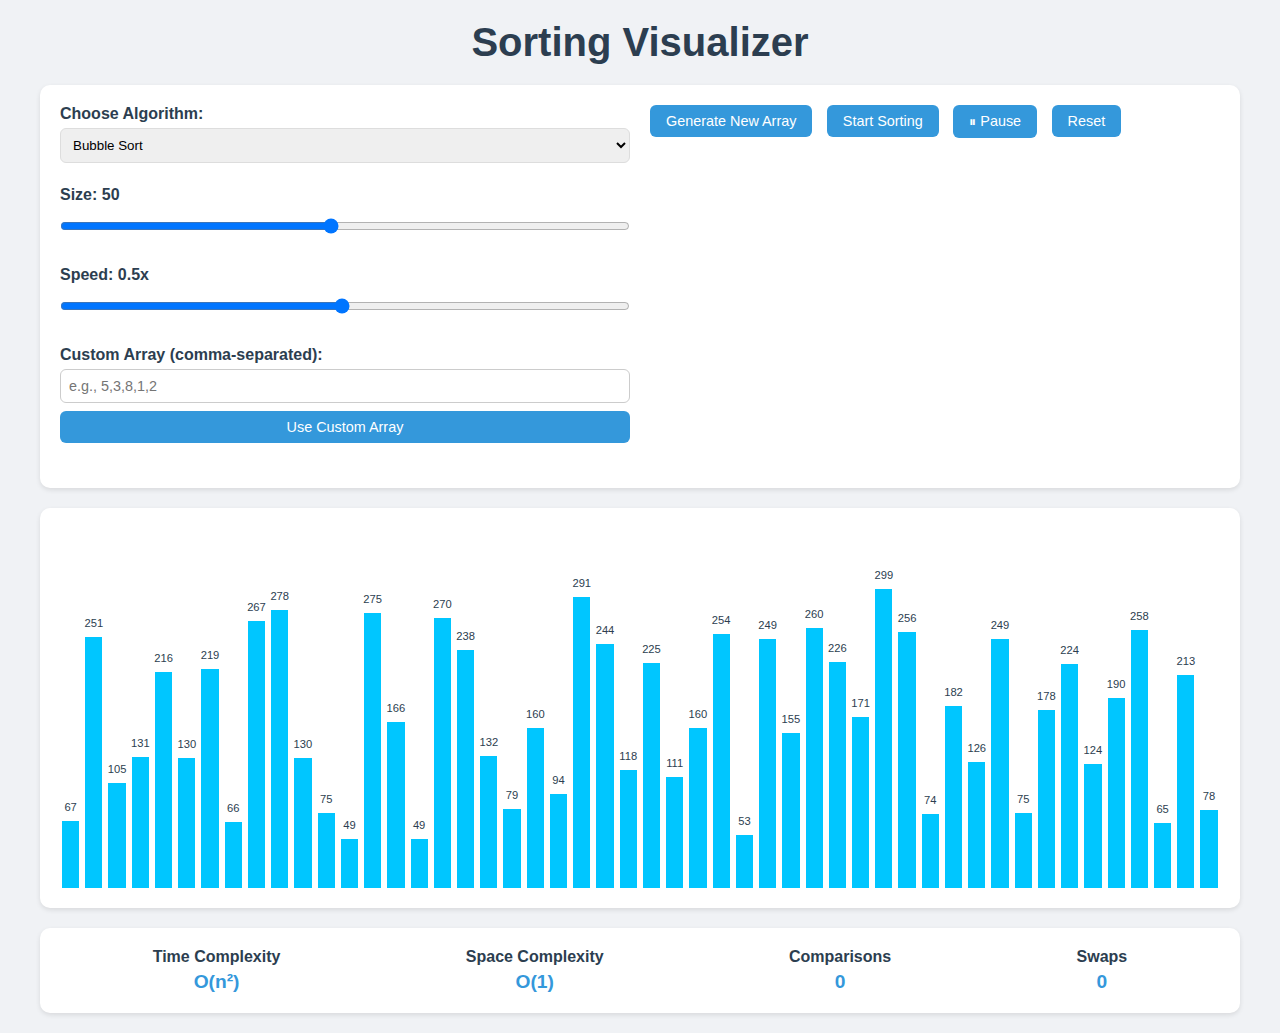
<file: new one/index.html>
<!DOCTYPE html>
<html lang="en">
<head>
    <meta charset="UTF-8">
    <meta name="viewport" content="width=device-width, initial-scale=1.0">
    <title>Sorting Visualizer</title>
    <link rel="stylesheet" href="style.css">
</head>
<body>
    <div class="container">
        <div class="header">
            <h1>Sorting Visualizer</h1>
        </div>
        
        <div class="control-panel">
            <div class="left-panel">
                <div class="control-group">
                    <label for="algo-select">Choose Algorithm:</label>
                    <select id="algo-select">
                        <option value="bubble">Bubble Sort</option>
                        <option value="selection">Selection Sort</option>
                        <option value="insertion">Insertion Sort</option>
                        <option value="merge">Merge Sort</option>
                        <option value="quick">Quick Sort</option>
                        <option value="heap">Heap Sort</option>
                        <option value="bucket">Bucket Sort</option>
                        <option value="radix">Radix Sort</option>
                        <option value="jump">Jump Sort</option>
                        <option value="count">Count Sort</option>
                    </select>
                </div>

                <div class="control-group">
                    <label for="size-slider">Size: <span id="size-value">50</span></label>
                    <input type="range" id="size-slider" min="5" max="100" value="50" />
                </div>

                <div class="control-group">
                    <label for="speed-slider">Speed: <span id="speed-value">50</span></label>
                    <input type="range" id="speed-slider" min="1" max="100" value="50" />
                </div>

                <div class="control-group">
                    <label for="custom-array">Custom Array (comma-separated):</label>
                    <input type="text" id="custom-array" placeholder="e.g., 5,3,8,1,2" />
                    <button id="use-custom">Use Custom Array</button>
                </div>
            </div>

            <div class="right-panel">
                <div class="control-group">
                    <button id="generate">Generate New Array</button>
                    <button id="start">Start Sorting</button>
                    <button id="pause">⏸ Pause</button>
                    <button id="reset">Reset</button>
                </div>
            </div>
        </div>

        <div class="visualization-container">
            <div id="bars-container"></div>
        </div>

        <div class="stats-panel">
            <div class="stat-group">
                <h3>Time Complexity</h3>
                <p id="time">O(n²)</p>
            </div>
            <div class="stat-group">
                <h3>Space Complexity</h3>
                <p id="space">O(1)</p>
            </div>
            <div class="stat-group">
                <h3>Comparisons</h3>
                <p id="comparisons">0</p>
            </div>
            <div class="stat-group">
                <h3>Swaps</h3>
                <p id="swaps">0</p>
            </div>
        </div>
    </div>
    <script src="script.js"></script>
</body>
</html>
</file>
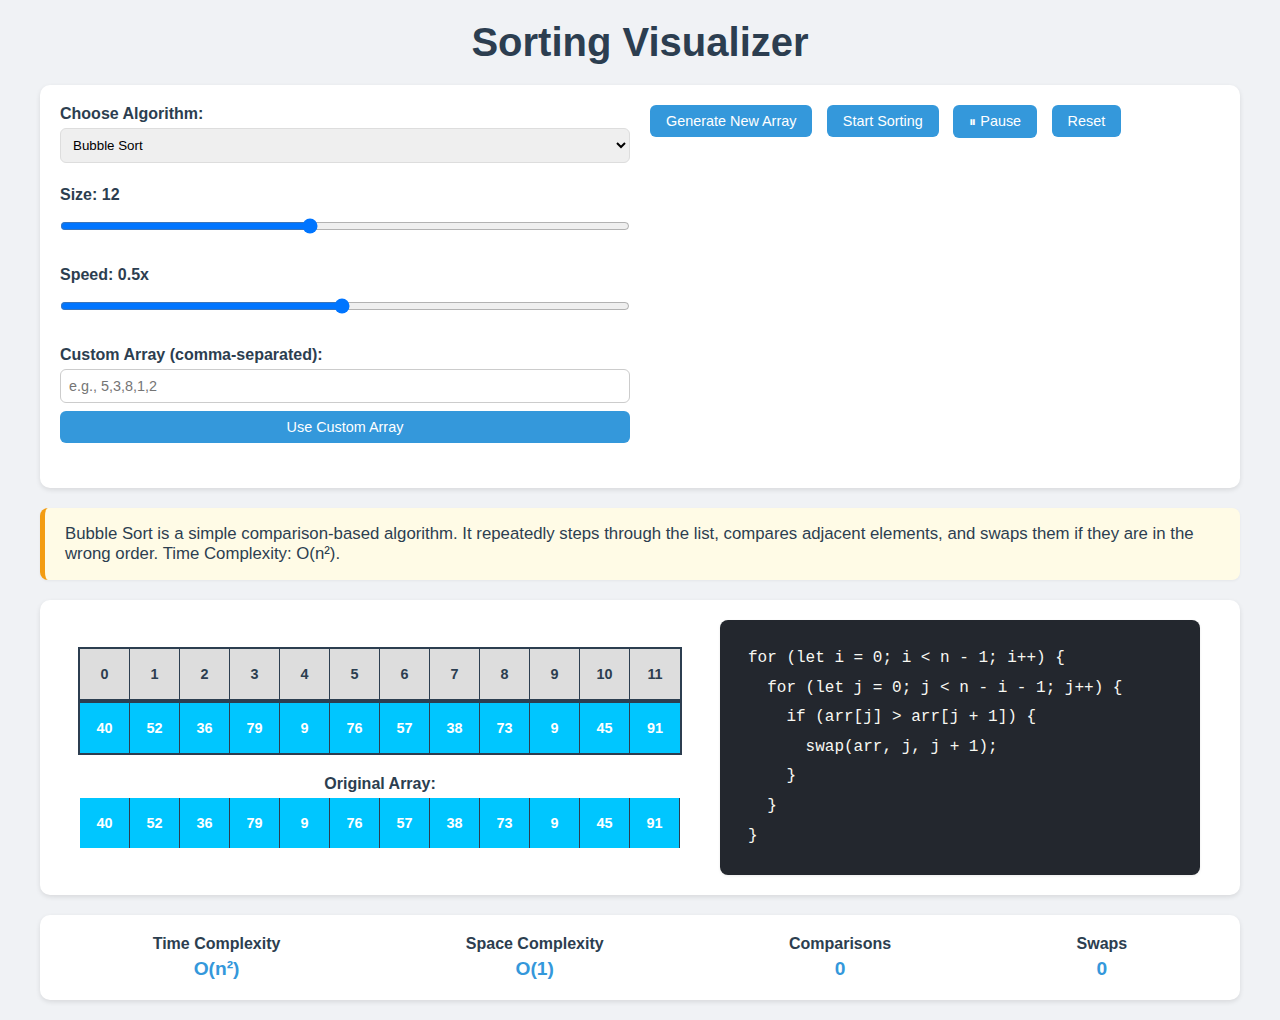
<file: new sorting visualizer/index.html>
<!DOCTYPE html>
<html lang="en">
<head>
  <meta charset="UTF-8">
  <meta name="viewport" content="width=device-width, initial-scale=1.0">
  <title>Sorting Visualizer</title>
  <link rel="stylesheet" href="style.css">
</head>
<body>
  <div class="container">
    <div class="header">
      <h1>Sorting Visualizer</h1>
    </div>

    <div class="control-panel">
      <div class="left-panel">
        <div class="control-group">
          <label for="algo-select">Choose Algorithm:</label>
          <select id="algo-select">
            <option value="bubble">Bubble Sort</option>
            <option value="selection">Selection Sort</option>
            <option value="insertion">Insertion Sort</option>
            <option value="merge">Merge Sort</option>
            <option value="quick">Quick Sort</option>
            <option value="heap">Heap Sort</option>
            <option value="jump">Jump Sort</option>
            <option value="count">Count Sort</option>
          </select>
        </div>

        <div class="control-group">
          <label for="size-slider">Size: <span id="size-value">50</span></label>
          <input type="range" id="size-slider" min="2" max="25" value="12" />
        </div>

        <div class="control-group">
          <label for="speed-slider">Speed: <span id="speed-value">50</span></label>
          <input type="range" id="speed-slider" min="1" max="100" value="50" />
        </div>

        <div class="control-group">
          <label for="custom-array">Custom Array (comma-separated):</label>
          <input type="text" id="custom-array" placeholder="e.g., 5,3,8,1,2" />
          <button id="use-custom">Use Custom Array</button>
        </div>
      </div>

      <div class="right-panel">
        <div class="control-group">
          <button id="generate">Generate New Array</button>
          <button id="start">Start Sorting</button>
          <button id="pause">⏸ Pause</button>
          <button id="reset">Reset</button>
        </div>
      </div>
    </div>

    <!-- Algorithm Description Section -->
    <div id="algo-description" class="algo-description"></div>

    <div class="visualization-container">
      <div class="visualization-flex">
        <div id="array-visualization">
          <div id="index-row"></div>
          <div id="value-row"></div>
          <div id="original-array-label">Original Array:</div>
          <div id="original-array-row"></div>
        </div>
        <pre id="algo-code" class="algo-code"></pre>
      </div>
    </div>

    <div class="stats-panel">
      <div class="stat-group">
        <h3>Time Complexity</h3>
        <p id="time">O(n²)</p>
      </div>
      <div class="stat-group">
        <h3>Space Complexity</h3>
        <p id="space">O(1)</p>
      </div>
      <div class="stat-group">
        <h3>Comparisons</h3>
        <p id="comparisons">0</p>
      </div>
      <div class="stat-group">
        <h3>Swaps</h3>
        <p id="swaps">0</p>
      </div>
    </div>
  </div>
  <script src="script.js"></script>
</body>
</html>
</file>
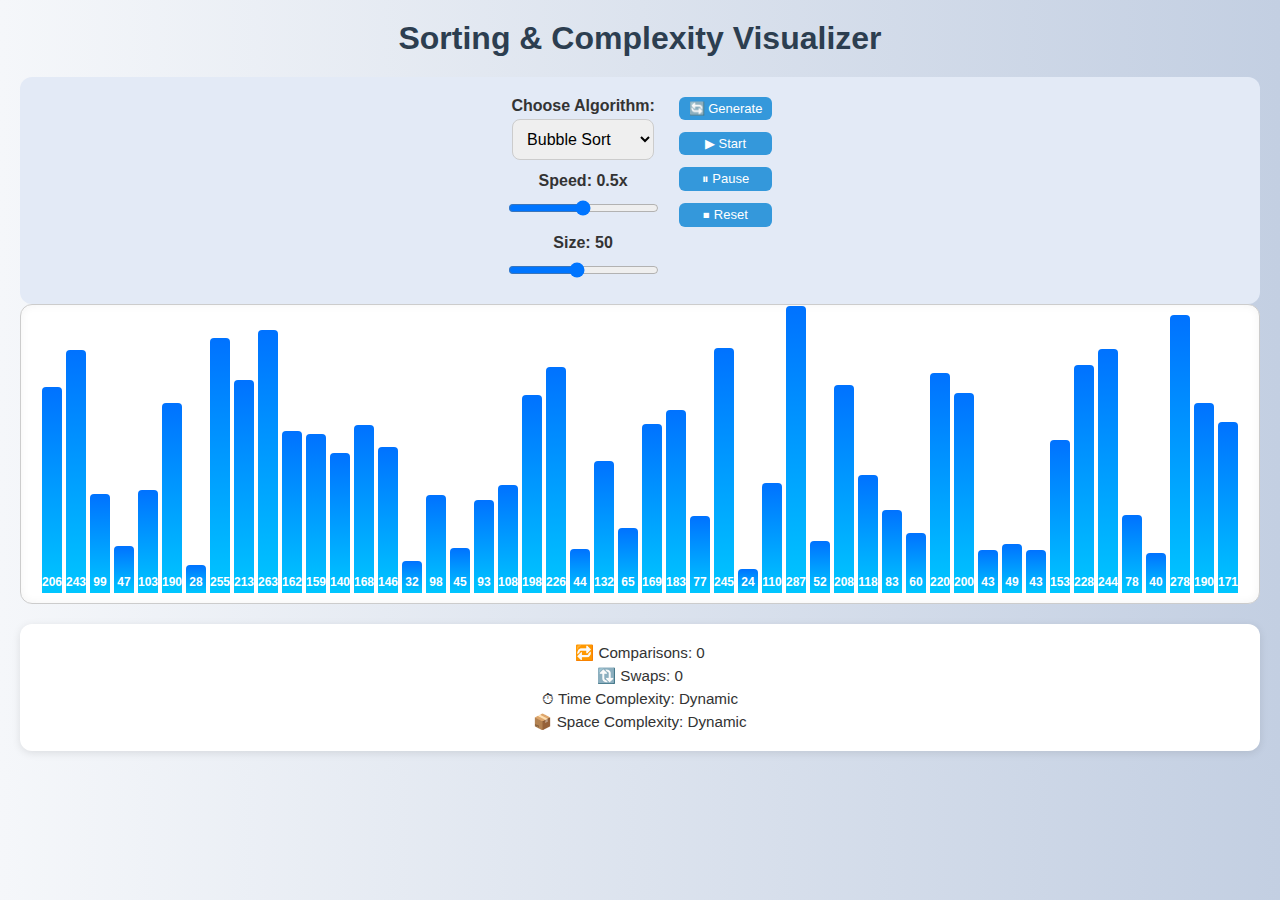
<file: sorting_Visualiser/index.html>
<!DOCTYPE html>
<html lang="en">
<head>
  <meta charset="UTF-8" />
  <meta name="viewport" content="width=device-width, initial-scale=1.0"/>
  <title>Sorting Visualizer</title>
  <link rel="stylesheet" href="style.css" />
</head>
<body>
  <header>
    <h1>Sorting & Complexity Visualizer</h1>
  </header>

<!-- <div class="control-group">
  <label for="algo-select">Choose Algorithm:</label>
  <select id="algo-select">
    <option value="bubble">Bubble Sort</option>
    <option value="selection">Selection Sort</option>
    <option value="insertion">Insertion Sort</option>
    <option value="merge">Merge Sort</option>
    <option value="quick">Quick Sort</option>
    <option value="heap">Heap Sort</option>
    <option value="bucket">Bucket Sort</option>
    <option value="radix">Radix Sort</option>
    <option value="jump">Jump Sort</option>
    <option value="count">Count Sort</option>
  </select>
</div>


    <div class="control-group">
      <label for="speed-slider">Speed: <span id="speed-value">50</span></label>
      <input type="range" id="speed-slider" min="1" max="100" value="50" />
    </div>

    <div class="control-group">
      <label for="size-slider">Size: <span id="size-value">50</span></label>
      <input type="range" id="size-slider" min="10" max="100" value="50" />
    </div>

    <div class="buttons">
      <button id="generate">🔄 Generate Array</button>
      <button id="start">▶ Start</button>
      <button id="pause">⏸ Pause</button>
      <button id="reset">⏹ Reset</button>
    </div>
  </section> -->
  <div class="control-panel">
    <!-- LEFT CONTROLS -->
    <div class="left-panel">
      <div class="control-group">
        <label for="algo-select">Choose Algorithm:</label>
        <select id="algo-select">
          <option value="bubble">Bubble Sort</option>
          <option value="selection">Selection Sort</option>
          <option value="insertion">Insertion Sort</option>
          <option value="merge">Merge Sort</option>
          <option value="quick">Quick Sort</option>
          <option value="heap">Heap Sort</option>
          <option value="bucket">Bucket Sort</option>
          <option value="radix">Radix Sort</option>
          <option value="jump">Jump Sort</option>
          <option value="count">Count Sort</option>
        </select>
      </div>
  
      <div class="control-group">
        <label for="speed-slider">Speed: <span id="speed-value">50</span></label>
        <input type="range" id="speed-slider" min="1" max="100" value="50" />
      </div>
  
      <div class="control-group">
        <label for="size-slider">Size: <span id="size-value">50</span></label>
        <input type="range" id="size-slider" min="10" max="100" value="50" />
      </div>
    </div>
  
    <!-- RIGHT CONTROLS -->
    <div class="right-panel">
      <button id="generate">🔄 Generate</button>
      <button id="start">▶ Start</button>
      <button id="pause">⏸ Pause</button>
      <button id="reset">⏹ Reset</button>
    </div>
  </div>
  
  

  <section class="visualizer" id="bars-container"></section>

  <footer>
    <div class="stats">
        <p>🔁 Comparisons: <span id="comparisons">0</span></p>
        <p>🔃 Swaps: <span id="swaps">0</span></p>        
      <p>⏱ Time Complexity: <span id="time">Dynamic</span></p>
      <p>📦 Space Complexity: <span id="space">Dynamic</span></p>
    </div>
  </footer>

  <script src="script.js"></script>
</body>
</html>
</file>
<file: new one/style.css>
* {
    margin: 0;
    padding: 0;
    box-sizing: border-box;
}

body {
    font-family: Arial, sans-serif;
    background-color: #f0f2f5;
    min-height: 100vh;
    padding: 20px;
}

.container {
    max-width: 1200px;
    margin: 0 auto;
}

.header {
    text-align: center;
    margin-bottom: 20px;
}

.header h1 {
    color: #2c3e50;
    font-size: 2.5rem;
}

.control-panel {
    display: flex;
    justify-content: space-between;
    gap: 20px;
    margin-bottom: 20px;
    background-color: white;
    padding: 20px;
    border-radius: 10px;
    box-shadow: 0 2px 5px rgba(0,0,0,0.1);
}

.left-panel, .right-panel {
    flex: 1;
}

.control-group {
    margin-bottom: 15px;
}

.control-group label {
    display: block;
    margin-bottom: 5px;
    color: #2c3e50;
    font-weight: bold;
}

.control-group select,
.control-group input[type="range"] {
    width: 100%;
    padding: 8px;
    border: 1px solid #ddd;
    border-radius: 6px;
    margin-bottom: 8px;
}

.control-group input[type="text"] {
    width: 100%;
    padding: 8px;
    border: 1px solid #ccc;
    border-radius: 6px;
    margin-bottom: 8px;
    font-size: 0.9rem;
}

button {
    padding: 8px 16px;
    background-color: #3498db;
    color: white;
    border: none;
    border-radius: 6px;
    cursor: pointer;
    font-size: 0.9rem;
    transition: background-color 0.3s ease;
    margin-right: 10px;
    margin-bottom: 10px;
}

button:hover {
    background-color: #2980b9;
}

#use-custom {
    width: 100%;
}

.visualization-container {
    background-color: white;
    padding: 20px;
    border-radius: 10px;
    box-shadow: 0 2px 5px rgba(0,0,0,0.1);
    margin-bottom: 20px;
    min-height: 400px;
    display: flex;
    align-items: flex-end;
}

#bars-container {
    display: flex;
    align-items: flex-end;
    width: 100%;
    height: 100%;
    gap: 2px;
}

.bar {
    background-color: #00c6ff;
    width: 20px;
    margin: 0 2px;
    position: relative;
    transition: height 0.1s ease;
}

.bar-label {
    position: absolute;
    top: -20px;
    left: 50%;
    transform: translateX(-50%);
    font-size: 0.7rem;
    color: #2c3e50;
}

.stats-panel {
    display: flex;
    justify-content: space-around;
    background-color: white;
    padding: 20px;
    border-radius: 10px;
    box-shadow: 0 2px 5px rgba(0,0,0,0.1);
}

.stat-group {
    text-align: center;
}

.stat-group h3 {
    color: #2c3e50;
    margin-bottom: 5px;
    font-size: 1rem;
}

.stat-group p {
    color: #3498db;
    font-size: 1.2rem;
    font-weight: bold;
}
</file>
<file: new sorting visualizer/style.css>
* {
  margin: 0;
  padding: 0;
  box-sizing: border-box;
}

body {
  font-family: Arial, sans-serif;
  background-color: #f0f2f5;
  min-height: 100vh;
  padding: 20px;
}

.container {
  max-width: 1200px;
  margin: 0 auto;
}

.header {
  text-align: center;
  margin-bottom: 20px;
}

.header h1 {
  color: #2c3e50;
  font-size: 2.5rem;
}

.control-panel {
  display: flex;
  justify-content: space-between;
  gap: 20px;
  margin-bottom: 20px;
  background-color: white;
  padding: 20px;
  border-radius: 10px;
  box-shadow: 0 2px 5px rgba(0,0,0,0.1);
}

.left-panel, .right-panel {
  flex: 1;
}

.control-group {
  margin-bottom: 15px;
}

.control-group label {
  display: block;
  margin-bottom: 5px;
  color: #2c3e50;
  font-weight: bold;
}

.control-group select,
.control-group input[type="range"] {
  width: 100%;
  padding: 8px;
  border: 1px solid #ddd;
  border-radius: 6px;
  margin-bottom: 8px;
}

.control-group input[type="text"] {
  width: 100%;
  padding: 8px;
  border: 1px solid #ccc;
  border-radius: 6px;
  margin-bottom: 8px;
  font-size: 0.9rem;
}

button {
  padding: 8px 16px;
  background-color: #3498db;
  color: white;
  border: none;
  border-radius: 6px;
  cursor: pointer;
  font-size: 0.9rem;
  transition: background-color 0.3s ease;
  margin-right: 10px;
  margin-bottom: 10px;
}

button:hover {
  background-color: #2980b9;
}

#use-custom {
  width: 100%;
}

.visualization-container {
  background-color: white;
  padding: 20px;
  border-radius: 10px;
  box-shadow: 0 2px 5px rgba(0,0,0,0.1);
  margin-bottom: 20px;
  min-height: 150px;
}

.visualization-flex {
  display: flex;
  flex-direction: row;
  gap: 40px;
  align-items: stretch;
  justify-content: center;
  width: 100%;
}

#array-visualization {
  flex: 1 1 0;
  display: flex;
  flex-direction: column;
  align-items: center;
  justify-content: center;
  min-width: 320px;
  max-width: 600px;
  padding: 20px 0;
}

#index-row,
#value-row {
  display: flex;
  justify-content: center;
  width: fit-content;
  border: 2px solid #2c3e50;
  border-collapse: collapse;
}

.index-box,
.value-box {
  
  width: 50px;
  height: 50px;
  display: flex;
  align-items: center;
  justify-content: center;
  font-weight: bold;
  font-size: 0.9rem;
  border-right: 1px solid #2c3e50;
  transition: transform 0.5s ease, background-color 0.5s ease;
}

#index-row .index-box:last-child,
#value-row .value-box:last-child {
  border-right: none;
}

.index-box {
  background-color: #ddd;
  color: #2c3e50;
}

.value-box {
  background-color: #00c6ff;
  color: white;
  position: relative;
}

.value-box.active {
  background-color: #f39c12;
  z-index: 2;
}

.value-box.sorted {
  background-color: #2ecc71;
}

.stats-panel {
  display: flex;
  justify-content: space-around;
  background-color: white;
  padding: 20px;
  border-radius: 10px;
  box-shadow: 0 2px 5px rgba(0,0,0,0.1);
}

.stat-group {
  text-align: center;
}

.stat-group h3 {
  color: #2c3e50;
  margin-bottom: 5px;
  font-size: 1rem;
}

.stat-group p {
  color: #3498db;
  font-size: 1.2rem;
  font-weight: bold;
}

#original-array-label {
  font-weight: bold;
  margin-top: 20px;
  margin-bottom: 5px;
  color: #2c3e50;
}

#original-array-row {
  display: flex;
  justify-content: center;
  width: fit-content;
}

.algo-description {
  background-color: #fffbe6;
  border-left: 5px solid #f39c12;
  padding: 16px 20px;
  margin-bottom: 20px;
  border-radius: 8px;
  font-size: 1.05rem;
  color: #2c3e50;
  box-shadow: 0 1px 3px rgba(0,0,0,0.05);
  min-height: 48px;
}

.algo-code {
  flex: 1 1 0;
  background: #23272e;
  color: #f8f8f2;
  border-radius: 8px;
  padding: 24px 20px;
  font-size: 1rem;
  min-width: 320px;
  max-width: 480px;
  overflow-x: auto;
  box-shadow: 0 1px 3px rgba(0,0,0,0.08);
  line-height: 1.6;
  font-family: 'Fira Mono', 'Consolas', 'Menlo', monospace;
  display: flex;
  flex-direction: column;
  justify-content: center;
  height: 100%;
}

.code-line {
  display: block;
  padding: 2px 8px;
  border-radius: 4px;
  transition: background 0.2s;
}

.code-line.highlight {
  background: #44475a;
  color: #ffb86c;
}

@media (max-width: 900px) {
  .visualization-flex {
    flex-direction: column;
    gap: 24px;
    align-items: center;
  }
  #array-visualization, .algo-code {
    min-width: 0;
    max-width: 100%;
    width: 100%;
  }
}
</file>
<file: sorting_Visualiser/style.css>
* {
  margin: 0;
  padding: 0;
  box-sizing: border-box;
}

body {
  font-family: 'Segoe UI', sans-serif;
  background: linear-gradient(to right, #f5f7fa, #c3cfe2);
  padding: 20px;
  color: #333;
}

header {
  text-align: center;
  margin-bottom: 20px;
}

h1 {
  font-size: 2rem;
  color: #2c3e50;
}

.sorting-grid {
  display: grid;
  grid-template-columns: repeat(auto-fill, minmax(200px, 1fr));
  gap: 15px;
  justify-items: center;
  margin-bottom: 25px;
}

.algo-btn {
  padding: 10px 16px;
  background-color: #2c3e50;
  color: white;
  border-radius: 8px;
  cursor: pointer;
  font-size: 0.95rem;
  transition: background-color 0.3s ease;
  text-align: center;
  width: 100%;
}

.algo-btn:hover {
  background-color: #3498db;
}

.controls {
  display: flex;
  flex-wrap: wrap;
  justify-content: center;
  gap: 20px;
  background: #fff;
  padding: 20px;
  border-radius: 12px;
  box-shadow: 0 4px 12px rgba(0, 0, 0, 0.1);
  margin-bottom: 25px;
}

.control-group {
  display: flex;
  flex-direction: column;
  align-items: center;
}

label {
  font-weight: bold;
  margin-bottom: 5px;
}

select,
input[type="range"] {
  padding: 5px 10px;
  border-radius: 8px;
  border: 1px solid #ccc;
  font-size: 1rem;
}

.buttons {
  display: flex;
  flex-direction: column;
  gap: 10px;
}

button {
  background-color: #3498db;
  color: white;
  border: none;
  padding: 10px 16px;
  border-radius: 8px;
  cursor: pointer;
  font-size: 1rem;
  transition: background-color 0.3s ease, transform 0.2s;
}

button:hover {
  background-color: #2980b9;
  transform: scale(1.05);
}

.visualizer {
  height: 300px;
  background: #ffffff;
  border: 1px solid #ccc;
  border-radius: 12px;
  display: flex;
  align-items: flex-end;
  justify-content: center;
  overflow: hidden;
  padding: 10px;
  box-shadow: inset 0 0 10px rgba(0, 0, 0, 0.05);
}

.bar {
  position: relative;
  margin: 0 2px;
  background: linear-gradient(to top, #00c6ff, #0072ff);
  border-radius: 4px 4px 0 0;
  display: flex;
  align-items: flex-end;
  justify-content: center;
}

.bar-label {
  position: absolute;
  bottom: 4px;
  font-size: 12px;
  font-weight: bold;
  color: white;
}

footer {
  margin-top: 20px;
  background: #fff;
  padding: 15px;
  border-radius: 12px;
  text-align: center;
  box-shadow: 0 2px 8px rgba(0, 0, 0, 0.1);
}

.stats p {
  margin: 5px 0;
  font-size: 0.95rem;
}

select#algo-select {
  padding: 10px;
  border-radius: 8px;
  font-size: 1rem;
  border: 1px solid #ccc;
}

.control-panel {
  display: flex;
  justify-content: center; /* center everything */
  align-items: flex-start;
  background: #e3eaf6;
  padding: 20px 30px;
  border-radius: 12px;
  gap: 20px; /* reduced gap between panels */
  flex-wrap: wrap;
}

.left-panel,
.right-panel {
  display: flex;
  flex-direction: column;
  gap: 12px;
}

.control-group label {
  font-weight: 600;
  margin-bottom: 4px;
}

.right-panel button {
  padding: 4px 10px;
  font-size: 13px;
  border-radius: 6px;
  background-color: #3498db;
  color: white;
  border: none;
  cursor: pointer;
  transition: background 0.3s ease;
}

.right-panel button:hover {
  background-color: #2980b9;
}
</file>
